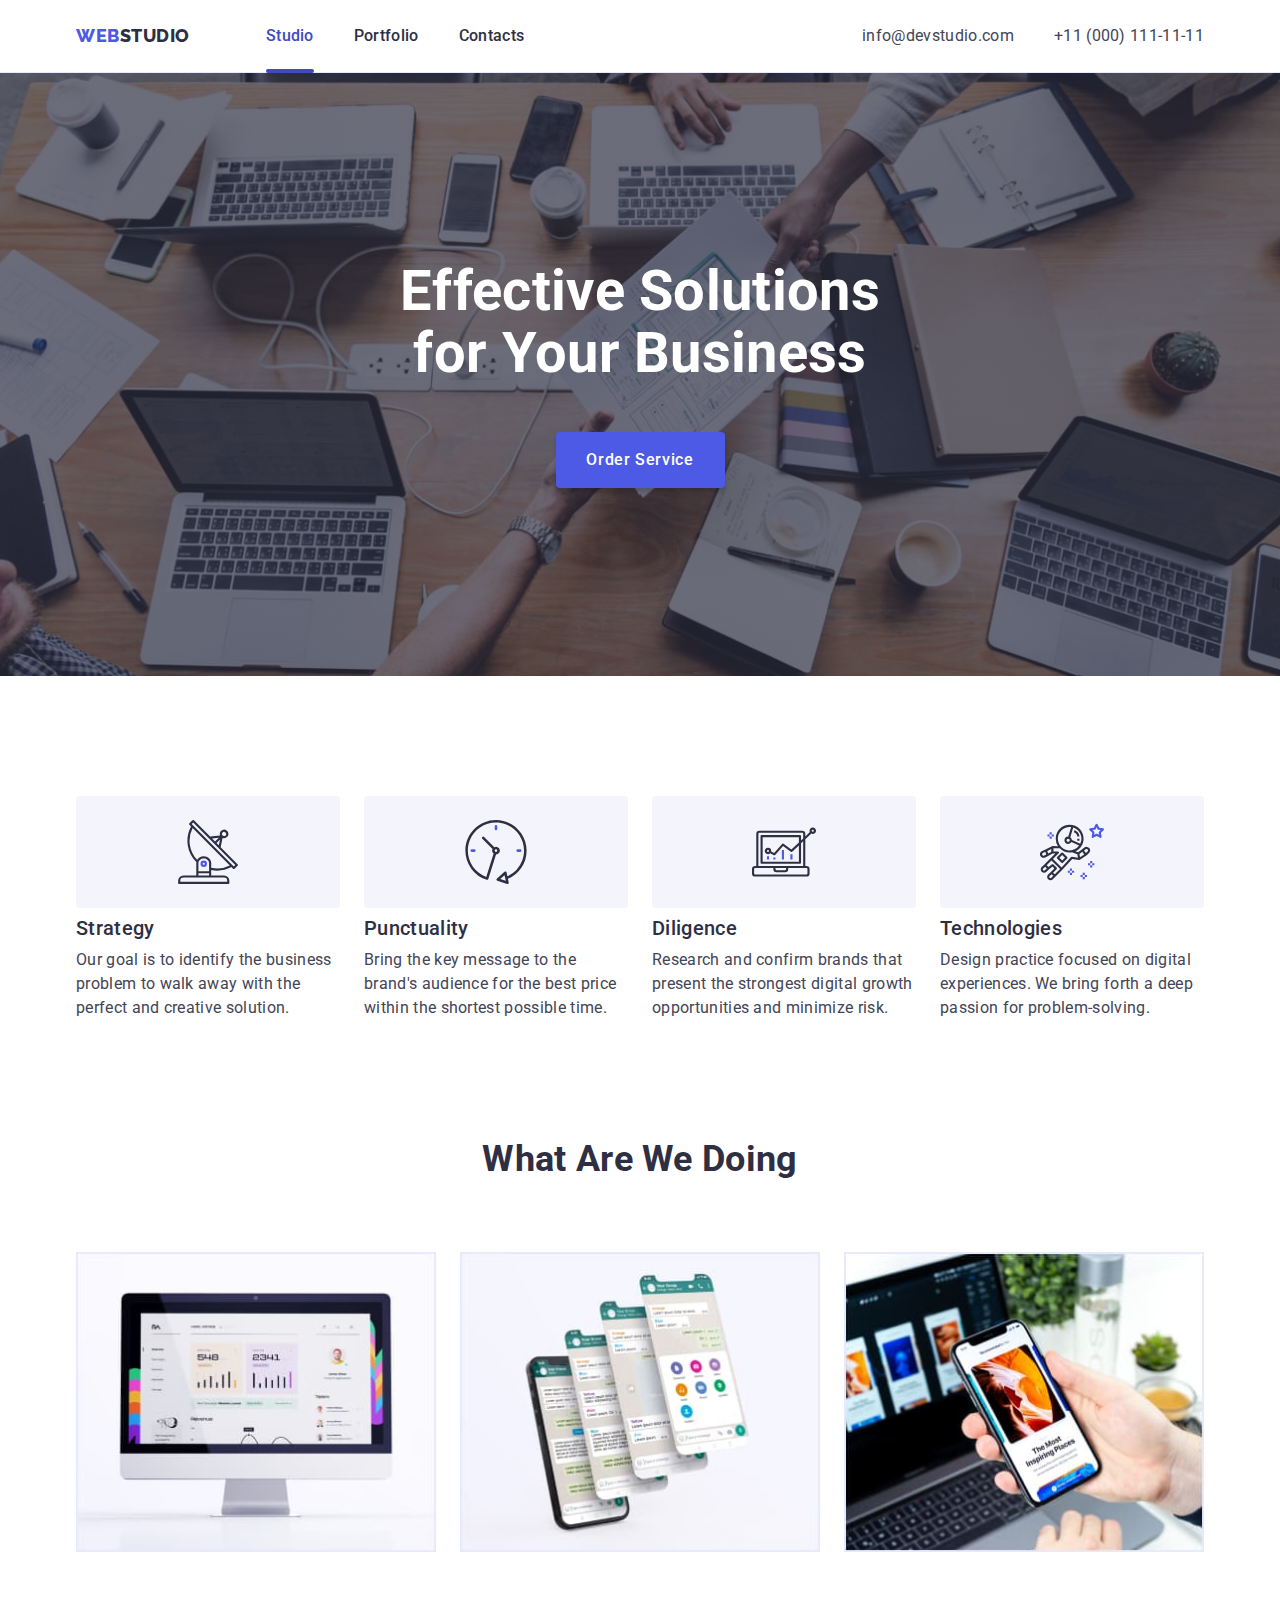
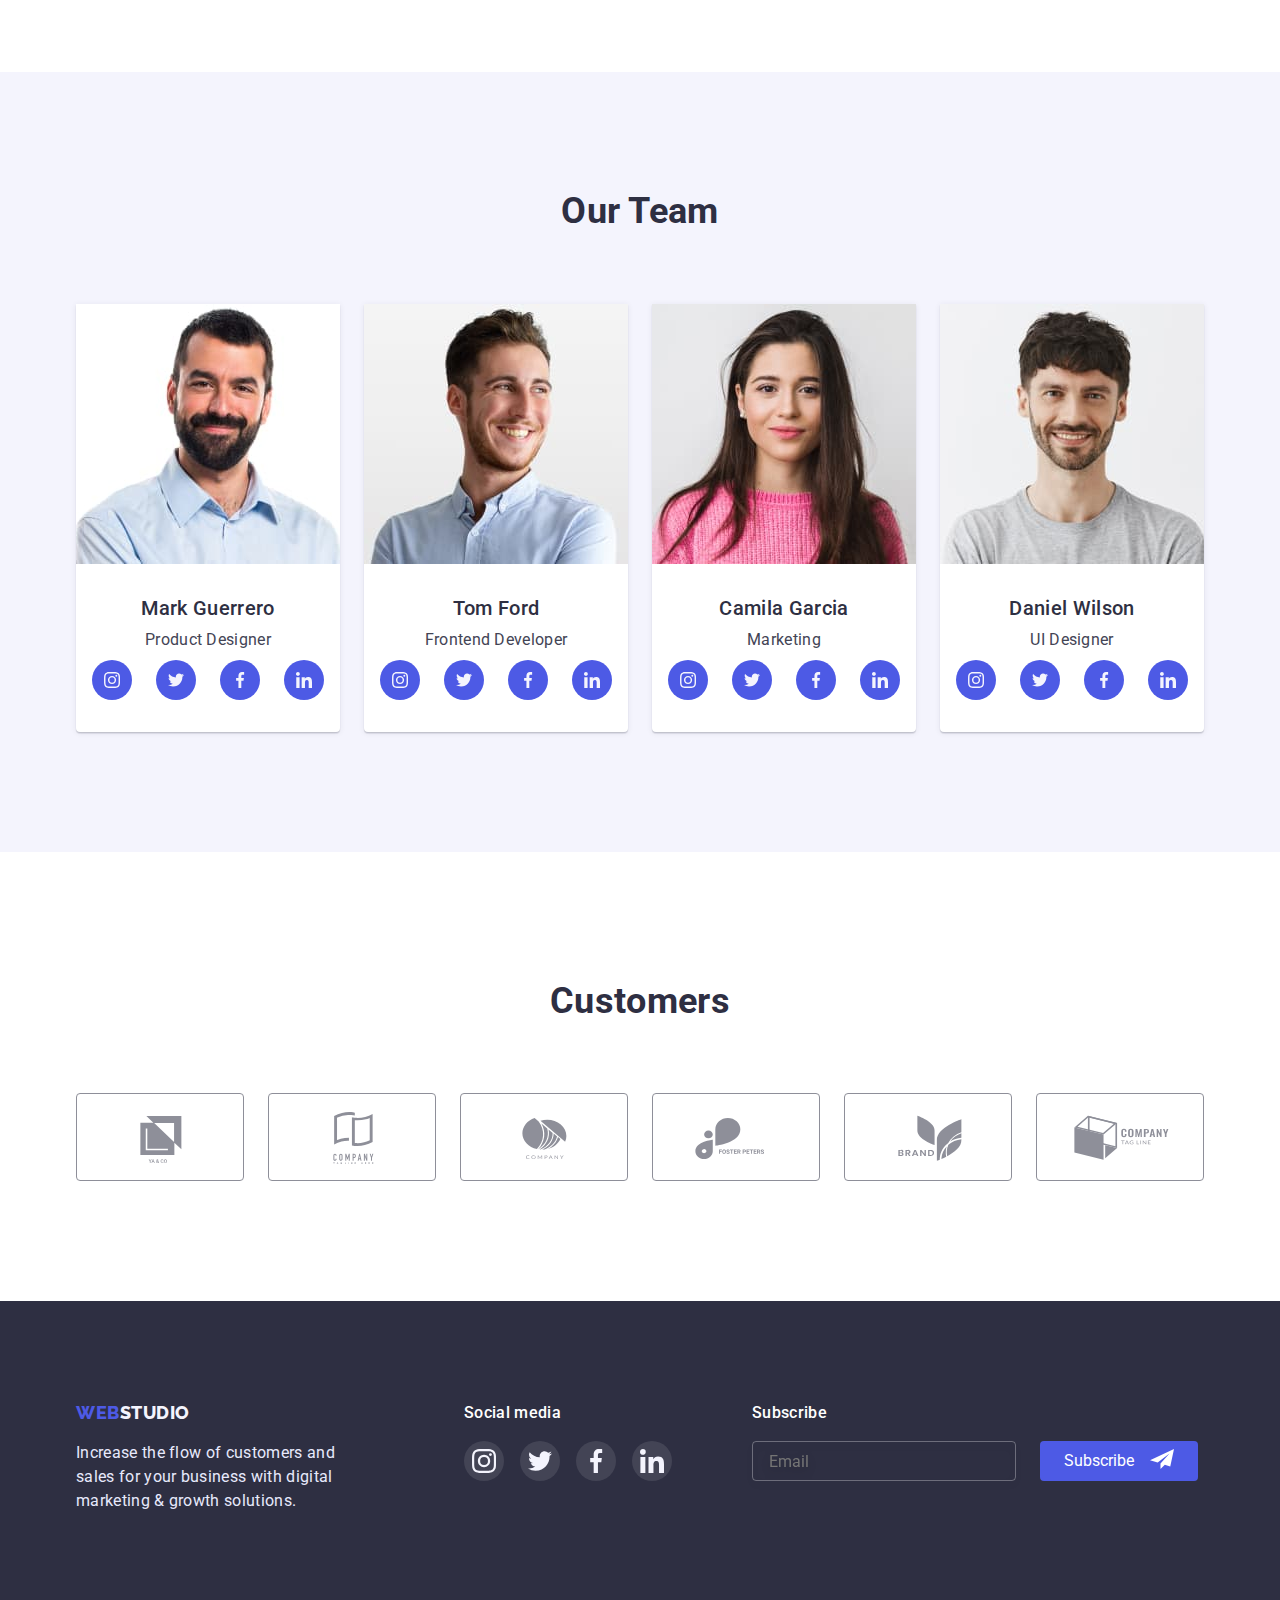
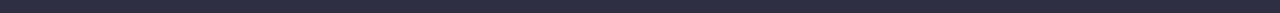
<file: index.html>
<!DOCTYPE html>
<html lang="en">
  <head>
    <meta charset="UTF-8" />
    <meta http-equiv="X-UA-Compatible" content="IE=edge" />
    <meta name="viewport" content="width=device-width, initial-scale=1.0" />

    <title>Studio</title>

    <!---------- Google Fonts - Roboto, Raleway  ---------->
    <link rel="preconnect" href="https://fonts.googleapis.com" />
    <link rel="preconnect" href="https://fonts.gstatic.com" crossorigin />
    <link
      href="https://fonts.googleapis.com/css2?family=Raleway:wght@800&family=Roboto:wght@400;500;700;900&display=swap"
      rel="stylesheet"
    />
    <!---------- Modern Normalize ---------->
    <link
      rel="stylesheet"
      href="https://cdnjs.cloudflare.com/ajax/libs/modern-normalize/1.1.0/modern-normalize.css"
      integrity="sha512-Y0MM+V6ymRKN2zStTqzQ227DWhhp4Mzdo6gnlRnuaNCbc+YN/ZH0sBCLTM4M0oSy9c9VKiCvd4Jk44aCLrNS5Q=="
      crossorigin="anonymous"
      referrerpolicy="no-referrer"
    />
    <link rel="stylesheet" href="./css/styles.css" />
    <link rel="stylesheet" href="./css/media.css" />
  </head>
  <body>
    <!---------- Navigation ---------->
    <header class="header">
      <div class="container header-container">
        <nav class="nav">
          <a href="./index.html" class="nav-logo link">
            <span>Web</span>Studio</a
          >
          <button type="button" class="mob-menu-open" data-mobile-open>
            <svg class="icon-mobile" width="29.5" height="18.6">
              <use href="./images/icons.svg#icon-mobile"></use>
            </svg>
          </button>

          <ul class="site-nav list">
            <li>
              <a class="link current" href="./index.html">Studio</a>
            </li>
            <li><a class="link" href="./portfolio.html">Portfolio</a></li>
            <li><a class="link" href="">Contacts</a></li>
          </ul>
        </nav>
        <address class="address">
          <ul class="contacts list">
            <li>
              <a class="link" href="mailto:info@devstudio.com"
                >info@devstudio.com</a
              >
            </li>
            <li>
              <a class="link" href="tel:+110001111111">+11 (000) 111-11-11</a>
            </li>
          </ul>
        </address>
      </div>
      <!-- Mobile-Menu -->
      <div class="mob-menu is-hidden" data-mobile>
        <!-- Nav -->
        <div class="mob-container">
          <div>
            <button type="button" class="mob-close" data-mobile-close>
              <svg class="modal-close-icon" width="8" height="8">
                <use href="./images/icons.svg#icon-close-black"></use>
              </svg>
            </button>
            <ul class="mob-nav list">
              <li>
                <a class="link current" href="./index.html">Studio</a>
              </li>
              <li><a class="link" href="./portfolio.html">Portfolio</a></li>
              <li><a class="link" href="">Contacts</a></li>
            </ul>
          </div>
          <div>
            <ul class="mob-contacts list">
              <li class="item">
                <a class="link tel" href="tel:+110001111111"
                  >+11 (000) 111-11-11</a
                >
              </li>
              <li class="item">
                <a class="link mail" href="mailto:info@devstudio.com"
                  >info@devstudio.com</a
                >
              </li>
            </ul>

            <ul class="mob-soc-list list">
              <li class="mob-soc-item">
                <a class="link" href="">
                  <svg class="mob-icon-soc" width="24" height="24">
                    <use href="./images/icons.svg#icon-instagram-2"></use>
                  </svg>
                </a>
              </li>

              <li class="mob-soc-item">
                <a class="link" href="">
                  <svg class="mob-icon-soc" width="24" height="24">
                    <use href="./images/icons.svg#icon-twitter-1"></use>
                  </svg>
                </a>
              </li>

              <li class="mob-soc-item">
                <a class="link" href="">
                  <svg class="mob-icon-soc" width="24" height="24">
                    <use href="./images/icons.svg#icon-facebook-1"></use>
                  </svg>
                </a>
              </li>

              <li class="mob-soc-item">
                <a class="link" href="">
                  <svg class="mob-icon-soc" width="24" height="24">
                    <use href="./images/icons.svg#icon-linkedin"></use>
                  </svg>
                </a>
              </li>
            </ul>
          </div>
        </div>
      </div>
    </header>
    <main>
      <!---------- Information ---------->
      <section class="hero">
        <div class="container hero-container">
          <h1 class="hero-title">Effective Solutions for Your Business</h1>
          <button class="button primary" data-modal-open type="button">
            Order Service
          </button>
        </div>
      </section>
      <!---------- Feature ---------->
      <section class="feature">
        <div class="container feature-container">
          <h2 class="visually-hidden section-title">Categories</h2>

          <ul class="feature-list list">
            <li class="item">
              <div class="icon-bg">
                <svg class="icon-feature" width="64" height="64">
                  <use href="./images/icons.svg#icon-antenna"></use>
                </svg>
              </div>
              <h3 class="title">Strategy</h3>
              <p class="text">
                Our goal is to identify the business problem to walk away with
                the perfect and creative solution.
              </p>
            </li>

            <li class="item">
              <div class="icon-bg">
                <svg class="icon-feature" width="64" height="64">
                  <use href="./images/icons.svg#icon-clock"></use>
                </svg>
              </div>
              <h3 class="title">Punctuality</h3>
              <p class="text">
                Bring the key message to the brand's audience for the best price
                within the shortest possible time.
              </p>
            </li>

            <li class="item">
              <div class="icon-bg">
                <svg class="icon-feature" width="64" height="64">
                  <use href="./images/icons.svg#icon-diagram"></use>
                </svg>
              </div>
              <h3 class="title">Diligence</h3>
              <p class="text">
                Research and confirm brands that present the strongest digital
                growth opportunities and minimize risk.
              </p>
            </li>

            <li class="item">
              <div class="icon-bg">
                <svg class="icon-feature" width="64" height="64">
                  <use href="./images/icons.svg#icon-astronaut"></use>
                </svg>
              </div>
              <h3 class="title">Technologies</h3>
              <p class="text">
                Design practice focused on digital experiences. We bring forth a
                deep passion for problem-solving.
              </p>
            </li>
          </ul>
        </div>
      </section>
      <!---------- Service ---------->
      <section class="service">
        <div class="container service-container">
          <h2 class="section-title">What are we doing</h2>

          <ul class="service-list list">
            <li class="item">
              <img
                srcset="./images/img1-1.jpg 1x, ./images/img1-1_x2.jpg 2x"
                src="./images/img1-1.jpg"
                alt="Desktop"
                width="360"
              />
            </li>

            <li class="item">
              <img
                srcset="./images/img1-2.jpg 1x, ./images/img1-2_x2.jpg 2x"
                src="./images/img1-2.jpg"
                alt="Screens"
                width="360"
              />
            </li>

            <li class="item">
              <img
                srcset="./images/img1-3.jpg 1x, ./images/img1-3_x2.jpg 2x"
                src="./images/img1-3.jpg"
                alt="Phone"
                width="360"
              />
            </li>
          </ul>
        </div>
      </section>
      <!---------- Our Team ---------->
      <section class="team">
        <div class="container team-container">
          <h2 class="section-title">Our Team</h2>

          <ul class="team-list list">
            <li class="item">
              <img
                srcset="./images/img2-1.jpg 1x, ./images/img2-1_x2.jpg 2x"
                src="./images/img2-1.jpg"
                alt="Mark Guerrero"
                width="264"
              />
              <div class="img-info">
                <h3 class="title">Mark Guerrero</h3>
                <p class="text">Product Designer</p>

                <ul class="soc-list list">
                  <li class="soc-item">
                    <a class="link" href="">
                      <svg class="icon-soc" width="16" height="16">
                        <use href="./images/icons.svg#icon-instagram-2"></use>
                      </svg>
                    </a>
                  </li>

                  <li class="soc-item">
                    <a class="link" href="">
                      <svg class="icon-soc" width="16" height="16">
                        <use href="./images/icons.svg#icon-twitter-1"></use>
                      </svg>
                    </a>
                  </li>

                  <li class="soc-item">
                    <a class="link" href="">
                      <svg class="icon-soc" width="16" height="16">
                        <use href="./images/icons.svg#icon-facebook-1"></use>
                      </svg>
                    </a>
                  </li>

                  <li class="soc-item">
                    <a class="link" href="">
                      <svg class="icon-soc" width="16" height="16">
                        <use href="./images/icons.svg#icon-linkedin"></use>
                      </svg>
                    </a>
                  </li>
                </ul>
              </div>
            </li>

            <li class="item">
              <img
                srcset="./images/img2-2.jpg 1x, ./images/img2-2_x2.jpg 2x"
                src="./images/img2-2.jpg"
                alt="Tom Ford"
                width="264"
              />
              <div class="img-info">
                <h3 class="title">Tom Ford</h3>
                <p class="text">Frontend Developer</p>

                <ul class="soc-list list">
                  <li class="soc-item">
                    <a class="link" href="">
                      <svg class="icon-soc-team" width="16" height="16">
                        <use href="./images/icons.svg#icon-instagram-2"></use>
                      </svg>
                    </a>
                  </li>

                  <li class="soc-item">
                    <a class="link" href="">
                      <svg class="icon-soc-team" width="16" height="16">
                        <use href="./images/icons.svg#icon-twitter-1"></use>
                      </svg>
                    </a>
                  </li>

                  <li class="soc-item">
                    <a class="link" href="">
                      <svg class="icon-soc-team" width="16" height="16">
                        <use href="./images/icons.svg#icon-facebook-1"></use>
                      </svg>
                    </a>
                  </li>

                  <li class="soc-item">
                    <a class="link" href="">
                      <svg class="icon-soc-team" width="16" height="16">
                        <use href="./images/icons.svg#icon-linkedin"></use>
                      </svg>
                    </a>
                  </li>
                </ul>
              </div>
            </li>

            <li class="item">
              <img
                srcset="./images/img2-3.jpg 1x, ./images/img2-3_x2.jpg 2x"
                src="./images/img2-3.jpg"
                alt="Camila Garcia"
                width="264"
              />
              <div class="img-info">
                <h3 class="title">Camila Garcia</h3>
                <p class="text">Marketing</p>

                <ul class="soc-list list">
                  <li class="soc-item">
                    <a class="link" href="">
                      <svg class="icon-soc-team" width="16" height="16">
                        <use href="./images/icons.svg#icon-instagram-2"></use>
                      </svg>
                    </a>
                  </li>

                  <li class="soc-item">
                    <a class="link" href="">
                      <svg class="icon-soc-team" width="16" height="16">
                        <use href="./images/icons.svg#icon-twitter-1"></use>
                      </svg>
                    </a>
                  </li>

                  <li class="soc-item">
                    <a class="link" href="">
                      <svg class="icon-soc-team" width="16" height="16">
                        <use href="./images/icons.svg#icon-facebook-1"></use>
                      </svg>
                    </a>
                  </li>

                  <li class="soc-item">
                    <a class="link" href="">
                      <svg class="icon-soc-team" width="16" height="16">
                        <use href="./images/icons.svg#icon-linkedin"></use>
                      </svg>
                    </a>
                  </li>
                </ul>
              </div>
            </li>

            <li class="item">
              <img
                srcset="./images/img2-4.jpg 1x, ./images/img2-4_x2.jpg 2x"
                src="./images/img2-4.jpg"
                alt="Daniel Wilson"
                width="264"
              />
              <div class="img-info">
                <h3 class="title">Daniel Wilson</h3>
                <p class="text">UI Designer</p>

                <ul class="soc-list list">
                  <li class="soc-item">
                    <a class="link" href="">
                      <svg class="icon-soc-team" width="16" height="16">
                        <use href="./images/icons.svg#icon-instagram-2"></use>
                      </svg>
                    </a>
                  </li>

                  <li class="soc-item">
                    <a class="link" href="">
                      <svg class="icon-soc-team" width="16" height="16">
                        <use href="./images/icons.svg#icon-twitter-1"></use>
                      </svg>
                    </a>
                  </li>

                  <li class="soc-item">
                    <a class="link" href="">
                      <svg class="icon-soc-team" width="16" height="16">
                        <use href="./images/icons.svg#icon-facebook-1"></use>
                      </svg>
                    </a>
                  </li>

                  <li class="soc-item">
                    <a class="link" href="">
                      <svg class="icon-soc-team" width="16" height="16">
                        <use href="./images/icons.svg#icon-linkedin"></use>
                      </svg>
                    </a>
                  </li>
                </ul>
              </div>
            </li>
          </ul>
        </div>
      </section>
      <!---------- Customers ---------->
      <section class="customers">
        <div class="container customers-container">
          <h2 class="section-title">Customers</h2>

          <ul class="list">
            <li class="item">
              <a class="link" href=""
                ><svg class="icon-company" width="104" height="56">
                  <use href="./images/icons.svg#icon-logo-1"></use>
                </svg>
              </a>
            </li>

            <li class="item">
              <a class="link" href=""
                ><svg class="icon-company" width="104" height="56">
                  <use href="./images/icons.svg#icon-logo-2"></use>
                </svg>
              </a>
            </li>

            <li class="item">
              <a class="link" href=""
                ><svg class="icon-company" width="104" height="56">
                  <use href="./images/icons.svg#icon-logo-3"></use>
                </svg>
              </a>
            </li>

            <li class="item">
              <a class="link" href=""
                ><svg class="icon-company" width="104" height="56">
                  <use href="./images/icons.svg#icon-logo-4"></use>
                </svg>
              </a>
            </li>

            <li class="item">
              <a class="link" href=""
                ><svg class="icon-company" width="104" height="56">
                  <use href="./images/icons.svg#icon-logo-5"></use>
                </svg>
              </a>
            </li>

            <li class="item">
              <a class="link" href=""
                ><svg class="icon-company" width="104" height="56">
                  <use href="./images/icons.svg#icon-logo-6"></use>
                </svg>
              </a>
            </li>
          </ul>
        </div>
      </section>
    </main>
    <!---------- Footer ---------->
    <footer class="footer">
      <div class="container footer-container">
        <div>
          <a href="./index.html" class="footer-logo link"
            ><span>Web</span>Studio</a
          >
          <p class="text">
            Increase the flow of customers and sales for your business with
            digital marketing & growth solutions.
          </p>
        </div>
        <!-- Social Meadi -->
        <div>
          <p class="footer-title">Social media</p>

          <ul class="soc-list-footer list">
            <li class="soc-item">
              <a class="link" href="">
                <svg class="icon-soc" width="24" height="24">
                  <use href="./images/icons.svg#icon-instagram-2"></use>
                </svg>
              </a>
            </li>

            <li class="soc-item">
              <a class="link" href="">
                <svg class="icon-soc" width="24" height="24">
                  <use href="./images/icons.svg#icon-twitter-1"></use>
                </svg>
              </a>
            </li>

            <li class="soc-item">
              <a class="link" href="">
                <svg class="icon-soc" width="24" height="24">
                  <use href="./images/icons.svg#icon-facebook-1"></use>
                </svg>
              </a>
            </li>

            <li class="soc-item">
              <a class="link" href="">
                <svg class="icon-soc" width="24" height="24">
                  <use href="./images/icons.svg#icon-linkedin"></use>
                </svg>
              </a>
            </li>
          </ul>
        </div>
        <!-- Subscribe -->
        <div>
          <form>
            <p class="footer-title">Subscribe</p>
            <label for="email-contact"></label>
            <div class="footer-form">
              <input
                class="footer-contacts"
                type="email"
                name="subscribe"
                id="email-contact"
                placeholder="Email"
                required
              />
              <!-- Button -->
              <button class="footer-btn" type="submit">
                Subscribe
                <span>
                  <svg class="icon-contacts" width="24" height="24">
                    <use href="./images/icons.svg#icon-telegram"></use>
                  </svg>
                </span>
              </button>
            </div>
          </form>
        </div>
      </div>
    </footer>
    <!---------- Backdrop-Modal ---------->
    <div class="backdrop is-hidden" data-modal>
      <div class="modal">
        <!-- Button Close -->
        <button type="button" class="modal-close" data-modal-close>
          <svg class="modal-close-icon" width="8" height="8">
            <use href="./images/icons.svg#icon-close-black"></use>
          </svg>
        </button>
        <!-- Modal Form -->
        <p class="modal-title">Leave your contacts and we will call you back</p>
        <form class="modal-form">
          <!-- Name -->
          <label for="user-name" class="text-input">Name</label>
          <div class="modal-wrap">
            <input
              type="text"
              name="user-name"
              id="user-name"
              class="modal-input"
              required
            />
            <svg class="icon-input" width="18" height="18">
              <use href="./images/icons.svg#icon-person"></use>
            </svg>
          </div>
          <!-- Phone -->
          <label for="user-tel" class="text-input">Phone</label>
          <div class="modal-wrap">
            <input
              type="tel"
              name="user-tel"
              id="user-tel"
              class="modal-input"
              required
            />
            <svg class="icon-input" width="18" height="24">
              <use href="./images/icons.svg#icon-phone"></use>
            </svg>
          </div>
          <!-- Email -->
          <label for="user-email" class="text-input">Email</label>
          <div class="modal-wrap">
            <input
              type="email"
              name="user-email"
              id="user-email"
              class="modal-input"
              required
            />
            <svg class="icon-input" width="18" height="24">
              <use href="./images/icons.svg#icon-email"></use>
            </svg>
          </div>
          <!-- Comment -->
          <label for="user-comment" class="text-input">Comment</label>
          <div class="modal-wrap">
            <textarea
              class="textarea-comment modal-input"
              name="user-comment"
              id="user-comment"
              placeholder="Text input"
            ></textarea>
          </div>
          <!-- Checkbox -->
          <div>
            <input
              class="input-check is-hidden"
              type="checkbox"
              name="policy"
              id="checkbox"
              value="true"
              required
            />
            <label for="checkbox" class="check-text"
              ><span
                ><svg class="chack-icon" width="10" height="8">
                  <use href="./images/icons.svg#icon-vector"></use>
                </svg>
              </span>
              I accept the terms and conditions of the
              <a class="check-link" href="">Privacy Policy</a></label
            >
          </div>
          <!-- Form Button -->
          <button class="form-btn" type="submit">Send</button>
        </form>
      </div>
    </div>
    <!---------- Script-JS ---------->
    <script src="./js/modal.js"></script>
    <!-- Modal Mobile -->
    <script src="./js/mobile-menu.js"></script>
  </body>
</html>
</file>
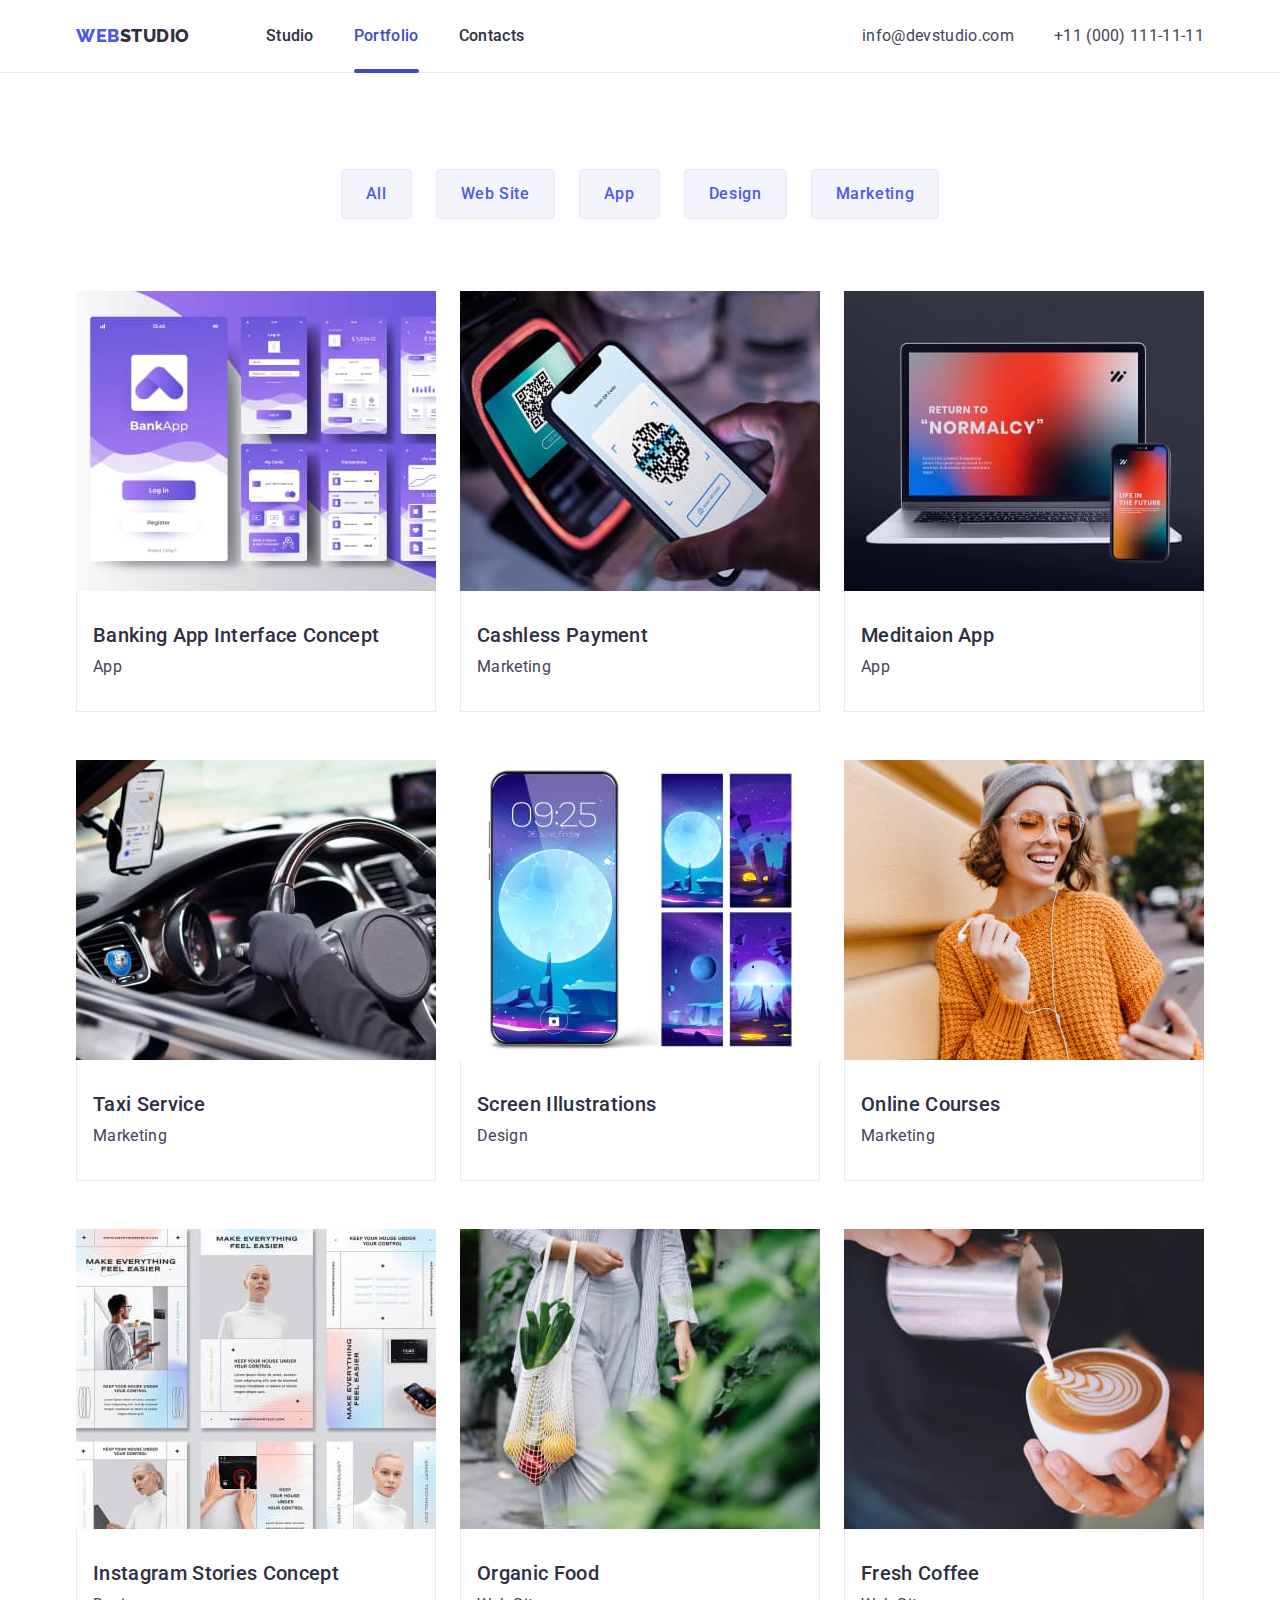
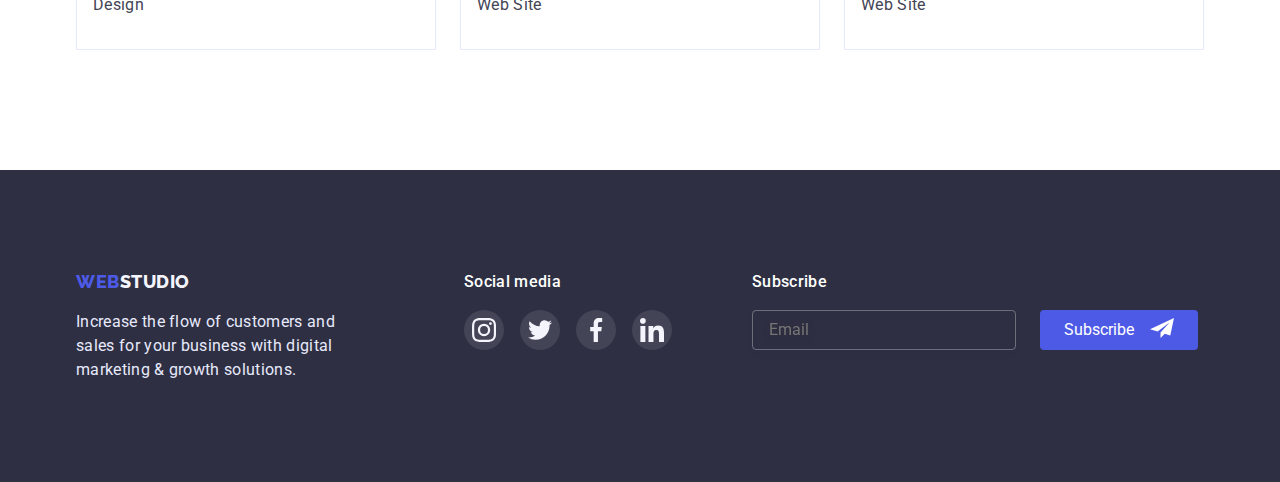
<file: portfolio.html>
<!DOCTYPE html>
<html lang="en">
  <head>
    <meta charset="UTF-8" />
    <meta http-equiv="X-UA-Compatible" content="IE=edge" />
    <meta name="viewport" content="width=device-width, initial-scale=1.0" />

    <title>Portfolio</title>

    <!---------- Google Fonts - Roboto, Raleway  ---------->
    <link rel="preconnect" href="https://fonts.googleapis.com" />
    <link rel="preconnect" href="https://fonts.gstatic.com" crossorigin />
    <link
      href="https://fonts.googleapis.com/css2?family=Raleway:wght@800&family=Roboto:wght@400;500;700;900&display=swap"
      rel="stylesheet"
    />
    <!---------- Modern Normalize ---------->
    <link
      rel="stylesheet"
      href="https://cdnjs.cloudflare.com/ajax/libs/modern-normalize/1.1.0/modern-normalize.css"
      integrity="sha512-Y0MM+V6ymRKN2zStTqzQ227DWhhp4Mzdo6gnlRnuaNCbc+YN/ZH0sBCLTM4M0oSy9c9VKiCvd4Jk44aCLrNS5Q=="
      crossorigin="anonymous"
      referrerpolicy="no-referrer"
    />

    <link rel="stylesheet" href="./css/styles.css" />
    <link rel="stylesheet" href="./css/media.css" />
  </head>
  <body>
    <!---------- Navigation ---------->
    <header class="header">
      <div class="container header-container">
        <nav class="nav">
          <a href="./index.html" class="nav-logo link">
            <span>Web</span>Studio</a
          >
          <button type="button" class="mob-menu-open" data-mobile-open>
            <svg class="icon-mobile" width="29.5" height="18.6">
              <use href="./images/icons.svg#icon-mobile"></use>
            </svg>
          </button>

          <ul class="site-nav list">
            <li>
              <a class="link" href="./index.html">Studio</a>
            </li>
            <li>
              <a class="link current" href="./portfolio.html">Portfolio</a>
            </li>
            <li><a class="link" href="">Contacts</a></li>
          </ul>
        </nav>
        <address class="address">
          <ul class="contacts list">
            <li>
              <a class="link" href="mailto:info@devstudio.com"
                >info@devstudio.com</a
              >
            </li>
            <li>
              <a class="link" href="tel:+110001111111">+11 (000) 111-11-11</a>
            </li>
          </ul>
        </address>
      </div>
      <!-- Mobile-Menu -->
      <div class="mob-menu is-hidden" data-mobile>
        <!-- Nav -->
        <div class="mob-container">
          <div>
            <button type="button" class="mob-close" data-mobile-close>
              <svg class="modal-close-icon" width="8" height="8">
                <use href="./images/icons.svg#icon-close-black"></use>
              </svg>
            </button>
            <ul class="mob-nav list">
              <li>
                <a class="link" href="./index.html">Studio</a>
              </li>
              <li>
                <a class="link current" href="./portfolio.html">Portfolio</a>
              </li>
              <li><a class="link" href="">Contacts</a></li>
            </ul>
          </div>
          <div>
            <ul class="mob-contacts list">
              <li class="item">
                <a class="link tel" href="tel:+110001111111"
                  >+11 (000) 111-11-11</a
                >
              </li>
              <li class="item">
                <a class="link mail" href="mailto:info@devstudio.com"
                  >info@devstudio.com</a
                >
              </li>
            </ul>

            <ul class="mob-soc-list list">
              <li class="mob-soc-item">
                <a class="link" href="">
                  <svg class="mob-icon-soc" width="24" height="24">
                    <use href="./images/icons.svg#icon-instagram-2"></use>
                  </svg>
                </a>
              </li>

              <li class="mob-soc-item">
                <a class="link" href="">
                  <svg class="mob-icon-soc" width="24" height="24">
                    <use href="./images/icons.svg#icon-twitter-1"></use>
                  </svg>
                </a>
              </li>

              <li class="mob-soc-item">
                <a class="link" href="">
                  <svg class="mob-icon-soc" width="24" height="24">
                    <use href="./images/icons.svg#icon-facebook-1"></use>
                  </svg>
                </a>
              </li>

              <li class="mob-soc-item">
                <a class="link" href="">
                  <svg class="mob-icon-soc" width="24" height="24">
                    <use href="./images/icons.svg#icon-linkedin"></use>
                  </svg>
                </a>
              </li>
            </ul>
          </div>
        </div>
      </div>
    </header>
    <main>
      <!---------- Filter-Projects ---------->
      <section class="portfolio">
        <div class="container portfolio-container">
          <h1 class="visually-hidden section-title">Projects</h1>
          <!---------- Filter ---------->
          <ul class="btn-list list">
            <li class="btn-item">
              <button class="button secondary" type="button">All</button>
            </li>

            <li class="btn-item">
              <button class="button secondary" type="button">Web Site</button>
            </li>

            <li class="btn-item">
              <button class="button secondary" type="button">App</button>
            </li>

            <li class="btn-item">
              <button class="button secondary" type="button">Design</button>
            </li>

            <li class="btn-item">
              <button class="button secondary" type="button">Marketing</button>
            </li>
          </ul>
          <!---------- Projects ---------->
          <ul class="project-list list">
            <li class="item">
              <a class="link" href="">
                <div class="wrap">
                  <picture>
                    <source
                      srcset="
                        ./images/portfolio/portfolio-1.jpg    1x,
                        ./images/portfolio/portfolio-1-2x.jpg 2x
                      "
                      media="(min-width: 1200px)"
                    />
                    <source
                      srcset="
                        ./images/portfolio/tablet/portfolio-tablet-1.jpg    1x,
                        ./images/portfolio/tablet/portfolio-tablet-1-2x.jpg 2x
                      "
                      media="(min-width: 768px)"
                    />
                    <source
                      srcset="
                        ./images/portfolio/mobile/portfolio-mobile-1.jpg    1x,
                        ./images/portfolio/mobile/portfolio-mobile-1-2x.jpg 2x
                      "
                      media="(max-width: 767px)"
                    />
                    <img
                      src="./images/portfolio/portfolio-1.jpg"
                      alt="Banking App Interface Concept"
                      width="360"
                    />
                  </picture>
                  <p class="wrap-text">
                    14 Stylish and User-Friendly App Design Concepts · Task
                    Manager App · Calorie Tracker App · Exotic Fruit Ecommerce
                    App · Cloud Storage App
                  </p>
                </div>

                <div class="img-info">
                  <h2 class="title">Banking App Interface Concept</h2>
                  <p class="text">App</p>
                </div></a
              >
            </li>

            <li class="item">
              <a class="link" href="">
                <div class="wrap">
                  <picture>
                    <source
                      srcset="
                        ./images/portfolio/portfolio-2.jpg    1x,
                        ./images/portfolio/portfolio-2-2x.jpg 2x
                      "
                      media="(min-width: 1200px)"
                    />
                    <source
                      srcset="
                        ./images/portfolio/tablet/portfolio-tablet-2.jpg    1x,
                        ./images/portfolio/tablet/portfolio-tablet-2-2x.jpg 2x
                      "
                      media="(min-width: 768px)"
                    />
                    <source
                      srcset="
                        ./images/portfolio/mobile/portfolio-mobile-2.jpg    1x,
                        ./images/portfolio/mobile/portfolio-mobile-2-2x.jpg 2x
                      "
                      media="(max-width: 767px)"
                    />
                    <img
                      src="./images/portfolio/portfolio-2.jpg"
                      alt="Banking App Interface Concept"
                      width="360"
                    />
                  </picture>
                  <p class="wrap-text">
                    14 Stylish and User-Friendly App Design Concepts · Task
                    Manager App · Calorie Tracker App · Exotic Fruit Ecommerce
                    App · Cloud Storage App
                  </p>
                </div>

                <div class="img-info">
                  <h2 class="title">Cashless Payment</h2>
                  <p class="text">Marketing</p>
                </div></a
              >
            </li>

            <li class="item">
              <a class="link" href="">
                <div class="wrap">
                  <picture>
                    <source
                      srcset="
                        ./images/portfolio/portfolio-3.jpg    1x,
                        ./images/portfolio/portfolio-3-2x.jpg 2x
                      "
                      media="(min-width: 1200px)"
                    />
                    <source
                      srcset="
                        ./images/portfolio/tablet/portfolio-tablet-3.jpg    1x,
                        ./images/portfolio/tablet/portfolio-tablet-3-2x.jpg 2x
                      "
                      media="(min-width: 768px)"
                    />
                    <source
                      srcset="
                        ./images/portfolio/mobile/portfolio-mobile-3.jpg    1x,
                        ./images/portfolio/mobile/portfolio-mobile-3-2x.jpg 2x
                      "
                      media="(max-width: 767px)"
                    />
                    <img
                      src="./images/portfolio/portfolio-3.jpg"
                      alt="Banking App Interface Concept"
                      width="360"
                    />
                  </picture>
                  <p class="wrap-text">
                    14 Stylish and User-Friendly App Design Concepts · Task
                    Manager App · Calorie Tracker App · Exotic Fruit Ecommerce
                    App · Cloud Storage App
                  </p>
                </div>

                <div class="img-info">
                  <h2 class="title">Meditaion App</h2>
                  <p class="text">App</p>
                </div></a
              >
            </li>

            <li class="item">
              <a class="link" href="">
                <div class="wrap">
                  <picture>
                    <source
                      srcset="
                        ./images/portfolio/portfolio-4.jpg    1x,
                        ./images/portfolio/portfolio-4-2x.jpg 2x
                      "
                      media="(min-width: 1200px)"
                    />
                    <source
                      srcset="
                        ./images/portfolio/tablet/portfolio-tablet-4.jpg    1x,
                        ./images/portfolio/tablet/portfolio-tablet-4-2x.jpg 2x
                      "
                      media="(min-width: 768px)"
                    />
                    <source
                      srcset="
                        ./images/portfolio/mobile/portfolio-mobile-4.jpg    1x,
                        ./images/portfolio/mobile/portfolio-mobile-4-2x.jpg 2x
                      "
                      media="(max-width: 767px)"
                    />
                    <img
                      src="./images/portfolio/portfolio-4.jpg"
                      alt="Banking App Interface Concept"
                      width="360"
                    />
                  </picture>
                  <p class="wrap-text">
                    14 Stylish and User-Friendly App Design Concepts · Task
                    Manager App · Calorie Tracker App · Exotic Fruit Ecommerce
                    App · Cloud Storage App
                  </p>
                </div>

                <div class="img-info">
                  <h2 class="title">Taxi Service</h2>
                  <p class="text">Marketing</p>
                </div></a
              >
            </li>

            <li class="item">
              <a class="link" href="">
                <div class="wrap">
                  <picture>
                    <source
                      srcset="
                        ./images/portfolio/portfolio-5.jpg    1x,
                        ./images/portfolio/portfolio-5-2x.jpg 2x
                      "
                      media="(min-width: 1200px)"
                    />
                    <source
                      srcset="
                        ./images/portfolio/tablet/portfolio-tablet-5.jpg    1x,
                        ./images/portfolio/tablet/portfolio-tablet-5-2x.jpg 2x
                      "
                      media="(min-width: 768px)"
                    />
                    <source
                      srcset="
                        ./images/portfolio/mobile/portfolio-mobile-5.jpg    1x,
                        ./images/portfolio/mobile/portfolio-mobile-5-2x.jpg 2x
                      "
                      media="(max-width: 767px)"
                    />
                    <img
                      src="./images/portfolio/portfolio-5.jpg"
                      alt="Banking App Interface Concept"
                      width="360"
                    />
                  </picture>
                  <p class="wrap-text">
                    14 Stylish and User-Friendly App Design Concepts · Task
                    Manager App · Calorie Tracker App · Exotic Fruit Ecommerce
                    App · Cloud Storage App
                  </p>
                </div>

                <div class="img-info">
                  <h2 class="title">Screen Illustrations</h2>
                  <p class="text">Design</p>
                </div></a
              >
            </li>

            <li class="item">
              <a class="link" href="">
                <div class="wrap">
                  <picture>
                    <source
                      srcset="
                        ./images/portfolio/portfolio-6.jpg    1x,
                        ./images/portfolio/portfolio-6-2x.jpg 2x
                      "
                      media="(min-width: 1200px)"
                    />
                    <source
                      srcset="
                        ./images/portfolio/tablet/portfolio-tablet-6.jpg    1x,
                        ./images/portfolio/tablet/portfolio-tablet-6-2x.jpg 2x
                      "
                      media="(min-width: 768px)"
                    />
                    <source
                      srcset="
                        ./images/portfolio/mobile/portfolio-mobile-6.jpg    1x,
                        ./images/portfolio/mobile/portfolio-mobile-6-2x.jpg 2x
                      "
                      media="(max-width: 767px)"
                    />
                    <img
                      src="./images/portfolio/portfolio-6.jpg"
                      alt="Banking App Interface Concept"
                      width="360"
                    />
                  </picture>
                  <p class="wrap-text">
                    14 Stylish and User-Friendly App Design Concepts · Task
                    Manager App · Calorie Tracker App · Exotic Fruit Ecommerce
                    App · Cloud Storage App
                  </p>
                </div>

                <div class="img-info">
                  <h2 class="title">Online Courses</h2>
                  <p class="text">Marketing</p>
                </div></a
              >
            </li>

            <li class="item">
              <a class="link" href="">
                <div class="wrap">
                  <picture>
                    <source
                      srcset="
                        ./images/portfolio/portfolio-7.jpg    1x,
                        ./images/portfolio/portfolio-7-2x.jpg 2x
                      "
                      media="(min-width: 1200px)"
                    />
                    <source
                      srcset="
                        ./images/portfolio/tablet/portfolio-tablet-7.jpg    1x,
                        ./images/portfolio/tablet/portfolio-tablet-7-2x.jpg 2x
                      "
                      media="(min-width: 768px)"
                    />
                    <source
                      srcset="
                        ./images/portfolio/mobile/portfolio-mobile-7.jpg    1x,
                        ./images/portfolio/mobile/portfolio-mobile-7-2x.jpg 2x
                      "
                      media="(max-width: 767px)"
                    />
                    <img
                      src="./images/portfolio/portfolio-7.jpg"
                      alt="Banking App Interface Concept"
                      width="360"
                    />
                  </picture>
                  <p class="wrap-text">
                    14 Stylish and User-Friendly App Design Concepts · Task
                    Manager App · Calorie Tracker App · Exotic Fruit Ecommerce
                    App · Cloud Storage App
                  </p>
                </div>

                <div class="img-info">
                  <h2 class="title">Instagram Stories Concept</h2>
                  <p class="text">Design</p>
                </div></a
              >
            </li>

            <li class="item">
              <a class="link" href="">
                <div class="wrap">
                  <picture>
                    <source
                      srcset="
                        ./images/portfolio/portfolio-8.jpg    1x,
                        ./images/portfolio/portfolio-8-2x.jpg 2x
                      "
                      media="(min-width: 1200px)"
                    />
                    <source
                      srcset="
                        ./images/portfolio/tablet/portfolio-tablet-8.jpg    1x,
                        ./images/portfolio/tablet/portfolio-tablet-8-2x.jpg 2x
                      "
                      media="(min-width: 768px)"
                    />
                    <source
                      srcset="
                        ./images/portfolio/mobile/portfolio-mobile-8.jpg    1x,
                        ./images/portfolio/mobile/portfolio-mobile-8-2x.jpg 2x
                      "
                      media="(max-width: 767px)"
                    />
                    <img
                      src="./images/portfolio/portfolio-8.jpg"
                      alt="Banking App Interface Concept"
                      width="360"
                    />
                  </picture>
                  <p class="wrap-text">
                    14 Stylish and User-Friendly App Design Concepts · Task
                    Manager App · Calorie Tracker App · Exotic Fruit Ecommerce
                    App · Cloud Storage App
                  </p>
                </div>

                <div class="img-info">
                  <h2 class="title">Organic Food</h2>
                  <p class="text">Web Site</p>
                </div></a
              >
            </li>

            <li class="item">
              <a class="link" href="">
                <div class="wrap">
                  <picture>
                    <source
                      srcset="
                        ./images/portfolio/portfolio-9.jpg    1x,
                        ./images/portfolio/portfolio-9-2x.jpg 2x
                      "
                      media="(min-width: 1200px)"
                    />
                    <source
                      srcset="
                        ./images/portfolio/tablet/portfolio-tablet-9.jpg    1x,
                        ./images/portfolio/tablet/portfolio-tablet-9-2x.jpg 2x
                      "
                      media="(min-width: 768px)"
                    />
                    <source
                      srcset="
                        ./images/portfolio/mobile/portfolio-mobile-9.jpg    1x,
                        ./images/portfolio/mobile/portfolio-mobile-9-2x.jpg 2x
                      "
                      media="(max-width: 767px)"
                    />
                    <img
                      src="./images/portfolio/portfolio-9.jpg"
                      alt="Banking App Interface Concept"
                      width="360"
                    />
                  </picture>
                  <p class="wrap-text">
                    14 Stylish and User-Friendly App Design Concepts · Task
                    Manager App · Calorie Tracker App · Exotic Fruit Ecommerce
                    App · Cloud Storage App
                  </p>
                </div>

                <div class="img-info">
                  <h2 class="title">Fresh Coffee</h2>
                  <p class="text">Web Site</p>
                </div></a
              >
            </li>
          </ul>
        </div>
      </section>
    </main>
    <!---------- Footer ---------->
    <footer class="footer">
      <div class="container footer-container">
        <div>
          <a href="./index.html" class="footer-logo link"
            ><span>Web</span>Studio</a
          >
          <p class="text">
            Increase the flow of customers and sales for your business with
            digital marketing & growth solutions.
          </p>
        </div>
        <!-- Social Meadi -->
        <div>
          <p class="footer-title">Social media</p>

          <ul class="soc-list-footer list">
            <li class="soc-item">
              <a class="link" href="">
                <svg class="icon-soc" width="24" height="24">
                  <use href="./images/icons.svg#icon-instagram-2"></use>
                </svg>
              </a>
            </li>

            <li class="soc-item">
              <a class="link" href="">
                <svg class="icon-soc" width="24" height="24">
                  <use href="./images/icons.svg#icon-twitter-1"></use>
                </svg>
              </a>
            </li>

            <li class="soc-item">
              <a class="link" href="">
                <svg class="icon-soc" width="24" height="24">
                  <use href="./images/icons.svg#icon-facebook-1"></use>
                </svg>
              </a>
            </li>

            <li class="soc-item">
              <a class="link" href="">
                <svg class="icon-soc" width="24" height="24">
                  <use href="./images/icons.svg#icon-linkedin"></use>
                </svg>
              </a>
            </li>
          </ul>
        </div>
        <!-- Subscrible -->
        <div>
          <form>
            <p class="footer-title">Subscribe</p>
            <label for="email-contact"></label>
            <div class="footer-form">
              <input
                class="footer-contacts"
                type="email"
                id="email-contact"
                placeholder="Email"
                required
              />
              <!-- Button -->
              <button class="footer-btn" type="submit">
                Subscribe
                <span>
                  <svg class="icon-contacts" width="24" height="24">
                    <use href="./images/icons.svg#icon-telegram"></use>
                  </svg>
                </span>
              </button>
            </div>
          </form>
        </div>
      </div>
    </footer>

    <!-- Modal Mobile -->
    <script src="./js/mobile-menu.js"></script>
  </body>
</html>
</file>
<file: css/styles.css>
/* Root */
:root {
  /* ----- Active button color ----- */
  --active-color: #404bbf;
  /* --------- Logo color ---------- */
  --logo-color: #4d5ae5;
  --logo-color-one: #2e2f42;
  --logo-color-two: #f4f4fd;
  /* ---------- Nav color ---------- */
  --nav-color: #2e2f42;
  --address-color: #434455;
  /* ----- Button service color ---- */
  --button-studio-color: #ffffff;
  --button-studio-background-color: #4d5ae5;
  --modal-windows: #fcfcfc;
  --modal-close: #e7e9fc;
  --modal-close-active: #404bbf;
  /* ----- Button filter color ----- */
  --button-portfolio-color: #4d5ae5;
  --button-portfolio-background: #f4f4fd;
  --button-portfolio-active-color: #ffffff;
  --border-color: #e7e9fc;
  /* -------- Content color -------- */
  --title-color: #ffffff;
  --title-text-color: #2e2f42;
  --background-team-color: #f4f4fd;
  --background-footer-color: #2e2f42;
  --primary-text-color: #434455;
  --team-list-background: #ffffff;
  --footer-text-color: #e7e9fc;
  --soc-icon-color: #f4f4fd;
  --soc-link-bg: #4d5ae5;
  --customers-br-color: #8e8f99;
  /* Modal */
  --modal-icon-color: #2e2f42;
  --modal-color: #4d5ae5;
  --modal-text-color: #8e8f99;
  /* Animations */
  --anim-duration: 250ms;
  --anim-timing: cubic-bezier(0.4, 0, 0.2, 1);
}

/* ---------- Hidden ---------- */
.visually-hidden {
  position: absolute;
  white-space: nowrap;
  width: 1px;
  height: 1px;
  overflow: hidden;
  border: 0;
  padding: 0;
  clip: rect(0 0 0 0);
  clip-path: inset(50%);
  margin: -1px;
}

/* ----- Studio - Portfolio - Style ----- */
body {
  font-family: 'Roboto', sans-serif;
  color: var(--primary-text-color);
  font-size: 16px;
  line-height: 1.5;
  letter-spacing: 0.02em;
}

p,
h1,
h2,
h3,
h4,
h5,
h6 {
  margin: 0;
}

ul {
  margin: 0;
  padding-left: 0;
}

img {
  display: block;
  height: auto;
  max-width: 100%;
}

.link {
  text-decoration: none;
}

.list {
  list-style: none;
}

/* ----- Studio-Portfolio text styles -----*/
.section-title {
  font-weight: 700;
  font-size: 36px;
  line-height: 1.1;
  text-align: center;
  text-transform: capitalize;
  color: var(--title-text-color);
  margin-bottom: 72px;
}

.title {
  font-weight: 500;
  font-size: 20px;
  line-height: 1.2;
  color: var(--title-text-color);
  margin-bottom: 8px;
}

.text {
  color: var(--primary-text-color);
}

/*---------- Container ----------*/
.container {
  width: 100%;
  padding: 0px 15px;
  margin: 0px auto;
}

/*---------- Header ----------*/
.header {
  padding-top: 24px;
  padding-bottom: 24px;
  border-bottom: 1px solid var(--border-color);
}

.header-container {
  display: flex;
  align-items: center;
  position: relative;
}

.nav {
  display: flex;
  margin-right: auto;
}
/* ---------- logo-Nav ----------- */
.nav-logo > span {
  color: var(--logo-color);
}

.nav-logo {
  font-family: 'Raleway', sans-serif;
  text-transform: uppercase;
  display: flex;
  font-weight: 800;
  font-size: 18px;
  line-height: 1.33;
  letter-spacing: 0.03em;
  color: var(--logo-color-one);
  margin-right: 76px;
}

/* ---------- Navigation ---------- */

.site-nav {
  display: none;
  font-weight: 500;
  gap: 40px;
}

.site-nav .link {
  display: inline-block;
  position: relative;
  color: var(--nav-color);
  transition-property: color;
  transition-duration: var(--anim-duration);
  transition-timing-function: var(--anim-timing);
}

.site-nav .link:hover,
.site-nav .link:focus,
.site-nav .link.current {
  color: var(--active-color);
}

.site-nav .current::after {
  position: absolute;
  content: '';
  width: 100%;
  height: 4px;
  left: 0px;
  top: 45px;
  background-color: var(--active-color);
  border-radius: 2px;
}
/* ---------- Address ---------- */
.contacts {
  font-style: normal;
  display: flex;
  gap: 40px;
}

.contacts .link {
  display: none;
  color: var(--address-color);
  transition-property: color;
  transition-duration: var(--anim-duration);
  transition-timing-function: var(--anim-timing);
}

.contacts .link:hover,
.contacts .link:focus {
  color: var(--active-color);
}

.contacts .link:active {
  color: var(--active-color);
}
/* ---------- Mobile Menu ---------- */
.mob-menu {
  position: fixed;
  display: flex;
  justify-content: space-around;
  top: 0;
  width: 100%;
  height: 100%;
  background: var(--title-color);
  z-index: 1;
}
.mob-menu > .mob-container {
  height: 100%;
  display: flex;
  flex-direction: column;
  justify-content: space-between;
}
/* Mob-open-menu */
.mob-menu-open {
  background-color: transparent;
  border: none;
  position: absolute;
  right: 15px;
}
.icon-mobile {
  stroke: var(--logo-color-one);
}
/* Mob-close-menu */
.mob-close {
  width: 24px;
  height: 24px;
  background-color: var(--modal-close);
  border: 1px solid rgba(0, 0, 0, 0.1);
  border-radius: 50%;
  display: flex;
  align-items: center;
  justify-content: center;
  margin-left: auto;
  padding: 0;

  margin-bottom: 32px;
}
.mob-close:is(:focus, :hover) {
  cursor: pointer;
  color: var(--button-portfolio-active-color);
  background-color: var(--modal-close-active);

  transition-property: background-color, color;
  transition-duration: var(--anim-duration);
  transition-timing-function: var(--anim-timing);
}
.mob-container {
  padding: 24px;
  max-width: 428px;
}
/* ----- Mobile-Nav ----- */
.mob-nav {
  display: flex;
  flex-direction: column;
  gap: 40px;
}
.mob-nav .link {
  font-weight: 700;
  font-size: 36px;
  line-height: 1.1;

  display: inline-block;
  color: var(--nav-color);
  transition-property: color;
  transition-duration: var(--anim-duration);
  transition-timing-function: var(--anim-timing);
}
.mob-nav .link:hover,
.mob-nav .link:focus,
.mob-nav .link.current {
  color: var(--active-color);
}
/* -----Mobile-contacts ----- */
.mob-contacts {
  display: flex;
  flex-direction: column;
  gap: 40px;

  margin-bottom: 48px;
}
.mob-contacts .link {
  color: var(--address-color);
  transition-property: color;
  transition-duration: var(--anim-duration);
  transition-timing-function: var(--anim-timing);
}

.mob-contacts .link:hover,
.mob-contacts .link:focus {
  color: var(--active-color);
}

.mob-contacts .link:active {
  color: var(--active-color);
}
.mob-contacts .tel {
  font-weight: 700;
  font-size: 36px;
  line-height: 40px;
}

.mob-contacts .mail {
  font-weight: 500;
  font-size: 20px;
  line-height: 24px;
}
.mob-soc-list {
  display: flex;
  gap: 56px;
  flex-wrap: wrap;
}
.mob-soc-item {
  border-radius: 50%;
  background-color: var(--soc-link-bg);
  width: 40px;
  height: 40px;
  transition-property: background-color;
  transition-duration: var(--anim-duration);
  transition-timing-function: var(--anim-timing);
}
.mob-soc-item .link {
  display: flex;
  justify-content: center;
  align-items: center;
  width: 100%;
  height: 100%;
  color: var(--soc-icon-color);
}
.mob-icon-soc {
  fill: currentColor;
}
.mob-soc-item:focus,
.mob-soc-item:hover {
  background-color: var(--active-color);
}

/* ---------- Studio ---------- */
.hero {
  background-color: var(--background-footer-color);
  background-image: linear-gradient(
      rgba(46, 47, 66, 0.7),
      rgba(46, 47, 66, 0.7)
    ),
    url(../images/hero_background_mobile.jpg);
  background-repeat: no-repeat;
  background-position: center;
  background-size: cover;
  max-width: 428px;
  margin-left: auto;
  margin-right: auto;
  padding-top: 112px;
  padding-bottom: 112px;
}
@media (min-device-pixel-ratio: 2),
  (min-resolution: 192dpi),
  (min-resolution: 2dppx) {
  .hero {
    background-image: linear-gradient(
        rgba(46, 47, 66, 0.7),
        rgba(46, 47, 66, 0.7)
      ),
      url(../images/hero_background_mobile_x2.jpg);
  }
}

.hero-title {
  font-weight: 700;
  font-size: 36px;
  line-height: 1.1;
  text-align: center;
  margin: 0 auto;
  color: var(--title-color);
  max-width: 320px;
  margin-bottom: 72px;
}

/* ----- Studio Button ----- */
.button.primary {
  font-family: inherit;
  cursor: pointer;
  font-weight: 500;
  line-height: 1.5;
  letter-spacing: 0.04em;
  color: var(--button-studio-color);
  background-color: var(--button-studio-background-color);

  display: flex;
  justify-content: center;
  align-items: center;
  margin: 0 auto;
  border: none;
  width: 169px;
  height: 56px;

  box-shadow: 0px 4px 4px rgba(0, 0, 0, 0.15);
  border-radius: 4px;

  transition-property: background-color;
  transition-duration: var(--anim-duration);
  transition-timing-function: var(--anim-timing);
}

.button.primary:hover,
.button.primary:focus {
  background-color: var(--active-color);
}

/* ---------- Feature ----------- */
.feature {
  padding-top: 96px;
  padding-bottom: 96px;
}

.feature .title {
  text-align: center;
  font-weight: 700;
  font-size: 36px;
}

.feature .text {
  font-weight: 500;
}

.feature-container .list {
  display: flex;
  flex-wrap: wrap;
  gap: 72px;
}

.feature-list .item {
  width: 100%;
}

.icon-bg {
  display: none;
}

/* ---------- Service ------------ */
.service {
  display: none;
  padding-bottom: 120px;
}

.service-container .list {
  display: flex;
  flex-wrap: wrap;
  gap: 24px;
}

.service-list .item {
  border: 1px solid var(--border-color);
  flex-basis: calc((100% - 48px) / 3);
}

/* ----------Our Team ----------- */
.team {
  background-color: var(--background-team-color);
  padding-top: 96px;
  padding-bottom: 128px;
}

.team .text {
  margin-bottom: 8px;
}

.team-list .item {
  background-color: var(--team-list-background);
}

.team-list .img-info {
  text-align: center;
  padding: 32px 16px;
}

.team-container .team-list {
  display: flex;
  flex-wrap: wrap;
  justify-content: center;
  gap: 72px;
}

.team-list .item {
  box-shadow: 0px 1px 6px rgba(46, 47, 66, 0.08),
    0px 1px 1px rgba(46, 47, 66, 0.16), 0px 2px 1px rgba(46, 47, 66, 0.08);
  border-radius: 0px 0px 4px 4px;
  flex-basis: calc((100% - 72px) / 4);
}

/* ---------- Team Social Link ---------- */
.team .soc-list {
  display: flex;
  gap: 24px;
}

.team .soc-item {
  border-radius: 50%;
  background-color: var(--soc-link-bg);
  width: 40px;
  height: 40px;

  transition-property: background-color;
  transition-duration: var(--anim-duration);
  transition-timing-function: var(--anim-timing);
}

.team .link {
  display: flex;
  justify-content: center;
  align-items: center;
  width: 100%;
  height: 100%;
  color: var(--soc-icon-color);
}

.icon-soc-team {
  fill: currentColor;
}

.team .soc-item:focus,
.team .soc-item:hover {
  background-color: var(--active-color);
}

/* ---------- Customers ----------  */
.customers {
  padding-top: 96px;
  padding-bottom: 96px;
}

.customers .section-title {
  margin-bottom: 72px;
}

.customers-container .list {
  display: flex;
  flex-wrap: wrap;
  justify-content: center;
  gap: 72px 16px;
}

.customers-container .link {
  display: flex;
  justify-content: center;
  align-items: center;
  width: 168px;
  height: 88px;
  border: 1px solid var(--customers-br-color);
  border-radius: 4px;
  color: var(--customers-br-color);

  transition-property: color, border;
  transition-duration: var(--anim-duration);
  transition-timing-function: var(--anim-timing);
}

.customers-container .icon-company {
  fill: currentColor;
}

.customers-container .link:focus,
.customers-container .link:hover {
  border-color: var(--active-color);
  color: var(--active-color);
}

/* ---------- Portfolio ---------- */
.portfolio {
  padding-top: 48px;
  padding-bottom: 48px;
}

.portfolio-container .btn-list {
  display: flex;

  flex-wrap: wrap;
  gap: 24px;
  justify-content: center;
}

/* ----- Portfolio Buttons ----- */
.button.secondary {
  font-family: inherit;
  cursor: pointer;
  font-weight: 500;
  letter-spacing: 0.04em;
  color: var(--button-portfolio-color);
  background-color: var(--button-portfolio-background);
  padding: 12px 24px;
  line-height: 1.5;
  border: 1px solid var(--border-color);
  border-radius: 4px;

  transition-property: background-color, color, border;
  transition-duration: var(--anim-duration);
  transition-timing-function: var(--anim-timing);
}

.button.secondary:hover,
.button.secondary:focus {
  color: var(--button-portfolio-active-color);
  background-color: var(--active-color);
  border: 1px solid var(--active-color);
  box-shadow: 0px 3px 1px rgba(0, 0, 0, 0.1), 0px 2px 1px rgba(0, 0, 0, 0.08),
    0px 2px 2px rgba(0, 0, 0, 0.12);
}

.btn-list {
  margin-bottom: 48px;
}

/* ----- Projects ----- */
.project-list .img-info {
  padding: 32px 16px;
  border: 1px solid var(--border-color);
  border-top: none;
}

.portfolio-container .project-list {
  display: flex;
  flex-wrap: wrap;
  justify-content: center;
  gap: 48px;
}

.project-list .item {
  position: relative;
}

.project-list .link:focus,
.project-list .link:hover {
  display: block;
  box-shadow: 0px 1px 6px rgba(46, 47, 66, 0.08),
    0px 1px 1px rgba(46, 47, 66, 0.16), 0px 2px 1px rgba(46, 47, 66, 0.08);
}

/* ----- Wrap-Text-Images ----- */
.project-list .item:hover .wrap-text {
  transform: translateY(0);
}

.project-list .wrap {
  position: relative;
  overflow: hidden;
}

.project-list .wrap-text {
  position: absolute;
  font-size: 16px;
  line-height: 1.5;
  letter-spacing: 0.02em;
  color: #f4f4fd;
  background-color: #4d5ae5;
  top: 0;
  height: 100%;
  padding: 40px 32px;

  transform: translateY(100%);
  transition-property: transform;
  transition-duration: var(--anim-duration);
  transition-timing-function: var(--anim-timing);
  overflow: auto;
}

/* ---------- Footer-container ---------- */
.footer {
  background-color: var(--background-footer-color);
  padding-top: 96px;
  padding-bottom: 96px;
}

.footer-container {
  display: flex;
  flex-direction: column;
}

/* ------ Logo-Footer ----- */
.footer-logo > span {
  color: var(--logo-color);
}

.footer-logo {
  font-family: 'Raleway';
  text-transform: uppercase;
  display: flex;
  justify-content: center;
  font-weight: 800;
  font-size: 18px;
  line-height: 1.33;
  letter-spacing: 0.03em;
  color: var(--logo-color-two);
  margin-bottom: 16px;
}

/* ----- Text-info-footer ----- */
.footer .text {
  width: 268px;
  color: var(--footer-text-color);
  margin: 0 auto 72px;
}

.footer-title {
  font-weight: 500;
  letter-spacing: 0.02em;
  color: var(--title-color);
  margin-bottom: 16px;
  text-align: center;
}

/* ----- Social-link-footer ----- */
.footer .soc-list-footer {
  display: flex;
  gap: 16px;
  justify-content: center;
  margin-bottom: 72px;
}

.footer .soc-item {
  border-radius: 50%;
  background-color: rgba(255, 255, 255, 0.1);
  width: 40px;
  height: 40px;

  transition-property: background-color;
  transition-duration: var(--anim-duration);
  transition-timing-function: var(--anim-timing);
}

.soc-list-footer .link {
  display: flex;
  justify-content: center;
  align-items: center;
  width: 100%;
  height: 100%;
  color: var(--soc-icon-color);
}

.icon-soc {
  fill: currentColor;
}

.footer .soc-item:focus,
.footer .soc-item:hover {
  background: #31d0aa;
}
/* ----- Footer-form ----- */
.footer-form {
  display: flex;
  justify-content: center;
  flex-wrap: wrap;
}
.footer-contacts {
  background-color: transparent;
  width: 398px;
  height: 40px;
  border: 1px solid rgba(255, 255, 255, 0.3);
  filter: drop-shadow(0px 4px 4px rgba(0, 0, 0, 0.15));
  border-radius: 4px;
  outline: transparent;
  color: var(--title-color);
  padding: 8px 16px;

  margin-bottom: 16px;
}

.footer-btn {
  display: flex;
  align-items: center;
  padding: 8px 24px;
  gap: 16px;
  height: 40px;
  background: #4d5ae5;
  border-radius: 4px;
  border: none;
  color: var(--button-studio-color);
  transition-property: background-color;
  transition-duration: var(--anim-duration);
  transition-timing-function: var(--anim-timing);
}

.icon-contacts {
  fill: var(--button-studio-color);
}

.footer-btn:focus,
.footer-btn:hover {
  background-color: var(--active-color);
}

/* ---------- Backdrop-Modal ---------- */
.backdrop {
  position: fixed;
  top: 0;
  width: 100%;
  height: 100%;
  background: rgba(46, 47, 66, 0.4);

  transition-property: opacity, visibility;
  transition-duration: var(--anim-duration);
  transition-timing-function: var(--anim-timing);
}

.modal {
  position: absolute;
  top: 50%;
  left: 50%;
  width: 392px;
  min-height: 586px;
  background-color: var(--modal-windows);
  box-shadow: 0px 1px 1px rgba(0, 0, 0, 0.14), 0px 1px 3px rgba(0, 0, 0, 0.12),
    0px 2px 1px rgba(0, 0, 0, 0.2);
  border-radius: 4px;
  padding: 24px;

  transform: translate(-50%, -50%);
  transition-property: transform;
  transition-duration: var(--anim-duration);
  transition-timing-function: var(--anim-timing);
}

.backdrop.is-hidden .modal {
  transform: translate(-180%, -50%);
}

/* ----- Modal-Close ----- */
.modal-close {
  width: 24px;
  height: 24px;
  background-color: var(--modal-close);
  border: 1px solid rgba(0, 0, 0, 0.1);
  border-radius: 50%;
  display: flex;
  align-items: center;
  justify-content: center;
  margin-left: auto;
  padding: 0;

  margin-bottom: 24px;
}

.modal-close-icon {
  fill: currentColor;
}

.modal-close:is(:focus, :hover) {
  cursor: pointer;
  color: var(--button-portfolio-active-color);
  background-color: var(--modal-close-active);

  transition-property: background-color, color;
  transition-duration: var(--anim-duration);
  transition-timing-function: var(--anim-timing);
}

.is-hidden {
  opacity: 0;
  visibility: hidden;
  pointer-events: none;
}

/* ----- Modal Form ----- */
.modal-form {
  display: flex;
  flex-direction: column;
}

.modal-title {
  font-weight: 500;
  text-align: center;
  color: var(--title-text-color);
  margin-bottom: 16px;
}

.text-input {
  display: inline-block;
  font-size: 12px;
  line-height: 1.16;
  letter-spacing: 0.01em;
  color: var(--modal-text-color);
  margin-bottom: 4px;
}

.modal-wrap {
  position: relative;
  display: block;
  margin-bottom: 8px;
}

.modal-input {
  width: 100%;
  height: 40px;
  border: 1px solid rgba(33, 33, 33, 0.2);
  border-radius: 4px;
  background-color: transparent;
  padding-left: 38px;
  outline: none;
  transition-property: border;
  transition-duration: var(--anim-duration);
  transition-timing-function: var(--anim-timing);
}

.modal-input:focus {
  border: 1px solid var(--modal-color);
}

.modal-input:focus + .icon-input {
  fill: var(--modal-color);
}

.icon-input {
  position: absolute;
  left: 16px;
  top: 50%;
  transform: translateY(-50%);
  cursor: pointer;
  fill: var(--modal-icon-color);
}

.textarea-comment {
  height: 120px;
  resize: none;
  padding: 8px 12px;
  font-size: 12px;
  line-height: 1.16;
  letter-spacing: 0.04em;
  outline: transparent;
}

.textarea-comment::placeholder {
  color: rgba(117, 117, 117, 0.5);
}

.check-text {
  display: flex;
  align-items: center;
  font-size: 12px;
  line-height: 1.16;
  letter-spacing: 0.04em;
  color: #757575;
}

.check-text span {
  display: flex;
  align-items: center;
  justify-content: center;
  width: 16px;
  height: 16px;
  border: 1.25px solid #2e2f42;
  border-radius: 2px;
  margin-right: 8px;
  fill: transparent;
}
.input-check:checked + .check-text span {
  background-color: var(--active-color);
  border: none;
  fill: #f4f4fd;
}

.check-link {
  margin-left: 3px;
}

/* ----- Modal Form Button ----- */
.form-btn {
  font-family: inherit;
  cursor: pointer;
  font-weight: 500;
  letter-spacing: 0.04em;
  color: var(--button-studio-color);
  background-color: var(--button-studio-background-color);

  display: flex;
  justify-content: center;
  align-items: center;
  margin: 24px auto 0;
  border: none;
  width: 169px;
  height: 56px;

  box-shadow: 0px 4px 4px rgba(0, 0, 0, 0.15);
  border-radius: 4px;

  transition-property: background-color;
  transition-duration: var(--anim-duration);
  transition-timing-function: var(--anim-timing);
}

.form-bnt:focus,
.form-btn:hover {
  background-color: var(--active-color);
}
</file>
<file: css/media.css>
/* ---------- Mobile Media ---------- */
@media screen and (min-width: 480px) {
  .container {
    max-width: 428px;
  }
}
/* ---------- Tablet Media ---------- */
@media screen and (min-width: 768px) {
  .container {
    max-width: 768px;
  }
  /* Header */
  .header {
    padding-top: 24px;
    padding-bottom: 12px;
  }
  .nav-logo {
    margin-right: 123px;
  }
  .mob-menu-open {
    display: none;
  }
  .site-nav {
    display: flex;
  }
  .site-nav .current::after {
    top: 34px;
  }

  .contacts .link {
    display: flex;
  }
  .address .list {
    flex-direction: column;
    gap: 0;
    line-height: 1.1;
  }
  .address .link {
    font-size: 12px;
  }
  /* Hero */
  .hero {
    background-image: linear-gradient(
        rgba(46, 47, 66, 0.7),
        rgba(46, 47, 66, 0.7)
      ),
      url(../images/hero_background_tablet.jpg);
    max-width: 768px;
    max-height: 436px;
    padding-bottom: 108px;
  }
  @media (min-device-pixel-ratio: 2),
    (min-resolution: 192dpi),
    (min-resolution: 2dppx) {
    .hero {
      background-image: linear-gradient(
          rgba(46, 47, 66, 0.7),
          rgba(46, 47, 66, 0.7)
        ),
        url(../images/hero_background_tablet_x2.jpg);
    }
  }

  .hero-title {
    font-size: 56px;
    max-width: 496px;
    margin-bottom: 40px;
  }
  /* Feature */
  .feature .title {
    text-align: left;
  }
  .feature .text {
    width: 356px;
  }
  .feature-container {
    display: flex;
  }

  .feature-container .list {
    gap: 72px 24px;
  }
  .feature-list .item {
    width: calc((100% - 24px) / 2);
  }
  /* Team */
  .team {
    padding-bottom: 104px;
  }
  .team-container .team-list {
    gap: 64px 24px;
  }
  .customers-container .list {
    gap: 72px 24px;
  }
  /* Portfolio */
  .portfolio {
    padding-top: 64px;
    padding-bottom: 96px;
  }
  .portfolio-container .btn-list {
    justify-content: center;
  }
  .btn-list {
    margin-bottom: 64px;
  }
  /* Project */
  .portfolio-container .project-list {
    display: flex;
    flex-wrap: wrap;
    gap: 72px 24px;
    justify-content: normal;
  }
  .project-list .item {
    flex-basis: calc((100% - 24px) / 2);
  }
  /* Footer */
  .footer-container {
    flex-direction: row;
    flex-wrap: wrap;
    padding-left: 108px;
  }
  .footer-logo {
    justify-content: normal;
  }
  .footer-title {
    text-align: left;
  }
  .footer .text {
    margin-right: 24px;
  }
  .modal {
    width: 408px;
  }
  .footer-contacts {
    margin-right: 24px;
    width: 264px;
  }
}
/* ---------- Desktop ----------- */
@media screen and (min-width: 1200px) {
  .container {
    max-width: 1158px;
  }
  /* Header */
  .header {
    padding-bottom: 24px;
  }
  .nav-logo {
    margin-right: 76px;
  }
  .site-nav .current::after {
    top: 45px;
  }
  .address .list {
    flex-direction: row;
    gap: 40px;
  }
  .address .link {
    font-size: 16px;
  }
  /* Hero */
  .hero {
    background-image: linear-gradient(
        rgba(46, 47, 66, 0.7),
        rgba(46, 47, 66, 0.7)
      ),
      url(../images/hero_background.jpg);
    max-width: 1440px;
    max-height: none;
    max-width: 1440px;
    padding-top: 188px;
    padding-bottom: 188px;
  }
  @media (min-device-pixel-ratio: 2),
    (min-resolution: 192dpi),
    (min-resolution: 2dppx) {
    .hero {
      background-image: linear-gradient(
          rgba(46, 47, 66, 0.7),
          rgba(46, 47, 66, 0.7)
        ),
        url(../images/hero_background_x2.jpg);
    }
  }
  .hero-title {
    margin-bottom: 48px;
  }
  /* Feature */
  .feature {
    padding-top: 120px;
    padding-bottom: 120px;
  }
  .feature .icon-bg {
    display: flex;
    justify-content: center;
    align-items: center;
    border-radius: 4px;
    margin-bottom: 8px;
    width: 264px;
    height: 112px;
    background-color: var(--background-team-color);
  }

  .feature-container .list {
    gap: 24px;
  }
  .feature-list .item {
    width: 264px;
    flex-basis: calc((100% - 72px) / 4);
  }
  .feature .title {
    font-weight: 500;
    font-size: 20px;
  }

  .feature .text {
    font-weight: 400;
    font-size: 16px;
    width: 264px;
  }
  /* Service */
  .service {
    display: flex;
  }
  /* Team */
  .team {
    padding-top: 120px;
    padding-bottom: 120px;
  }
  .team-container .team-list {
    gap: 24px;
  }
  /* Customers */
  .customers {
    padding-top: 130px;
    padding-bottom: 120px;
  }
  .customers-container .list {
    gap: 24px;
  }
  .customers-container .item {
    width: calc((100% - 120px) / 6);
  }
  /* Portfolio */
  .portfolio {
    padding-top: 96px;
    padding-bottom: 120px;
  }
  .btn-list {
    margin-bottom: 72px;
  }
  /* Projects */
  .portfolio-container .project-list {
    gap: 48px 24px;
  }

  .project-list .item {
    flex-basis: calc((100% - 48px) / 3);
  }
  /* Footer */
  .footer {
    padding-top: 100px;
    padding-bottom: 100px;
  }
  .footer-container {
    padding-left: 15px;
  }
  .footer .text {
    margin: 0 120px 0 0;
  }
  .footer .soc-list-footer {
    margin-bottom: 0;
    margin-right: 80px;
  }
  /* Modal */
  .modal {
    width: 408px;
  }
}
</file>
